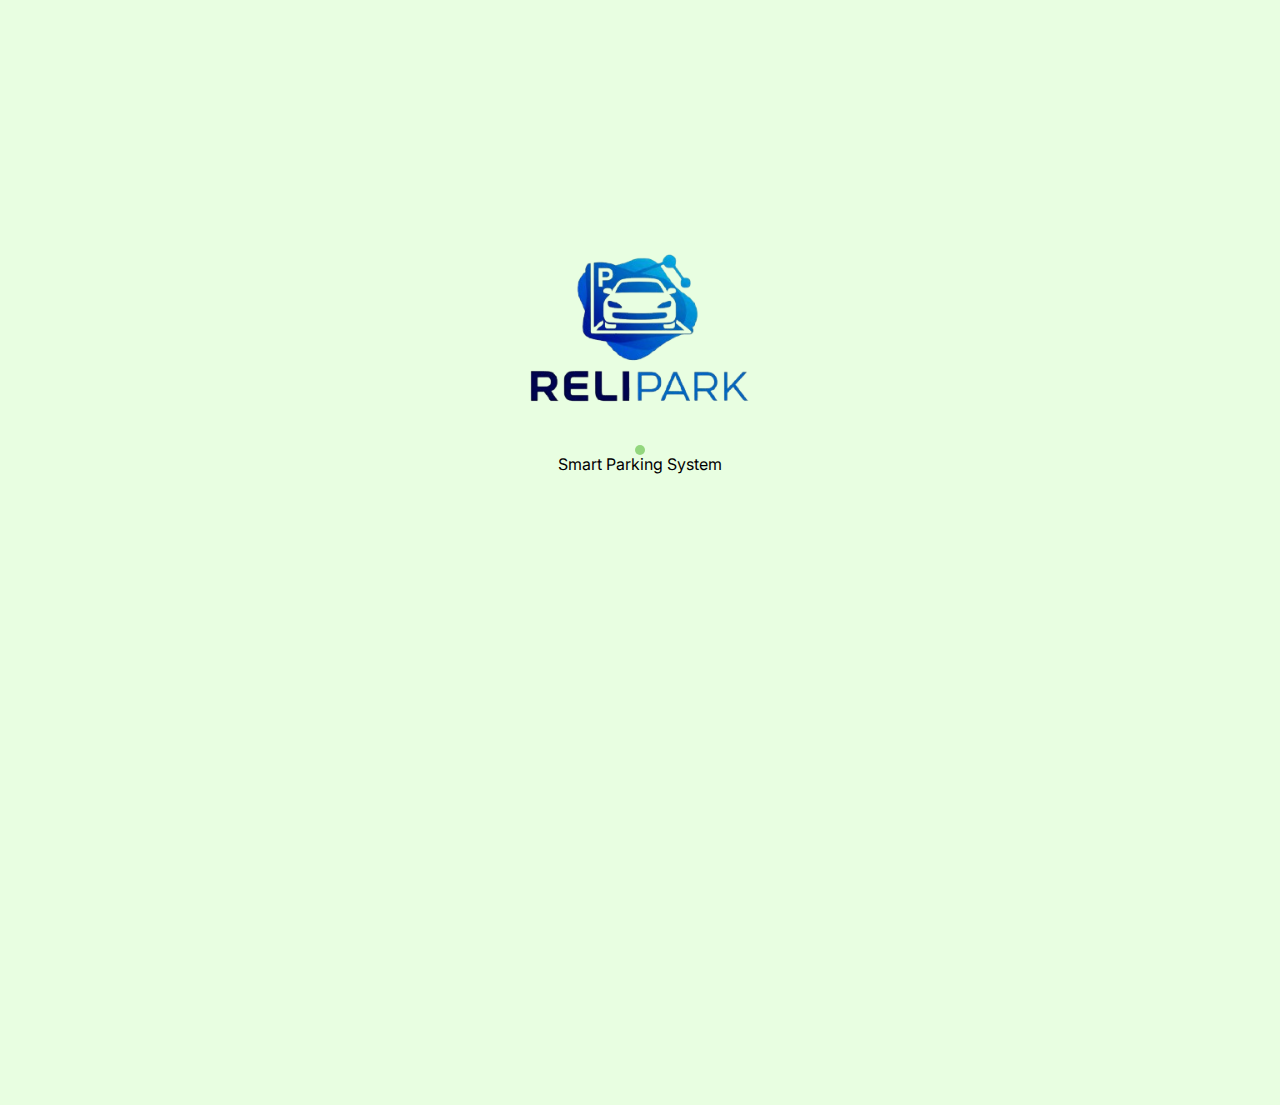
<file: index.html>
<!DOCTYPE html>
<html lang="en">
<head>
  <meta charset="UTF-8" />
  <meta name="viewport" content="width=device-width, initial-scale=1.0, maximum-scale=1.0, user-scalable=no">
  <title>Intro Demo</title>
  <link href="https://fonts.googleapis.com/css2?family=Inter&display=swap" rel="stylesheet" />
  <link rel="stylesheet" href="css/main_style.css" />
  <style>
    html {
      touch-action: manipulation;
      -webkit-text-size-adjust: 100%;
      text-size-adjust: 100%;
    }
    body {
      overscroll-behavior-y: contain;
    }
    input, textarea {
      font-size: 16px; /* Quan trọng cho mobile */
    }
  </style>
</head>
<body>
    <div class="intro">
        <div class="circle" id="circle"></div>
        <img src="assets/images/logo.png" alt="logo_app" />
        <p>Smart Parking System</p>
    </div>

    <div class="info main-content">
        <img class="home" src="assets/images/home.png" alt="home">
        <div class="slider-container">
            <div class="slide active">
                <img src="assets/images/img1.png" alt="Đặt chỗ trước"/>
                <h2>Đặt chỗ trước</h2>
                <p>Giữ chỗ bãi đỗ từ xa, đảm bảo luôn có chỗ khi tới nơi</p>
            </div>
            <div class="slide">
                <img src="assets/images/img2.png" alt="Thay đổi linh hoạt"/>
                <h2>Thay đổi linh hoạt</h2>
                <p>Cho phép huỷ/đổi miễn phí trong thời gian quy định</p>
            </div>
            <div class="slide">
                <img src="assets/images/img3.png" alt="Lịch sử đỗ xe"/>
                <h2>Quản lý lịch sử đỗ xe</h2>
                <p>Xem lại các lần đặt chỗ, thời gian, chi phí nhanh chóng</p>
            </div>
            <div class="slide">
                <img src="assets/images/img4.png" alt="Minh bạch giá cả"/>
                <h2>Minh bạch giá cả</h2>
                <p>Hiển thị rõ ràng giá đỗ theo giờ, ngày, loại xe</p>
            </div>
            </div>
            
        <div class="controls">
            <div class="dots" id="dots"></div>
            <button onclick="nextSlide()">Tiếp tục</button> <br>
            <button class="prev" onclick="prevSlide()">←</button>
        </div>
    </div>
    <script src="js/script.js"></script>
</body>
</html>
</file>
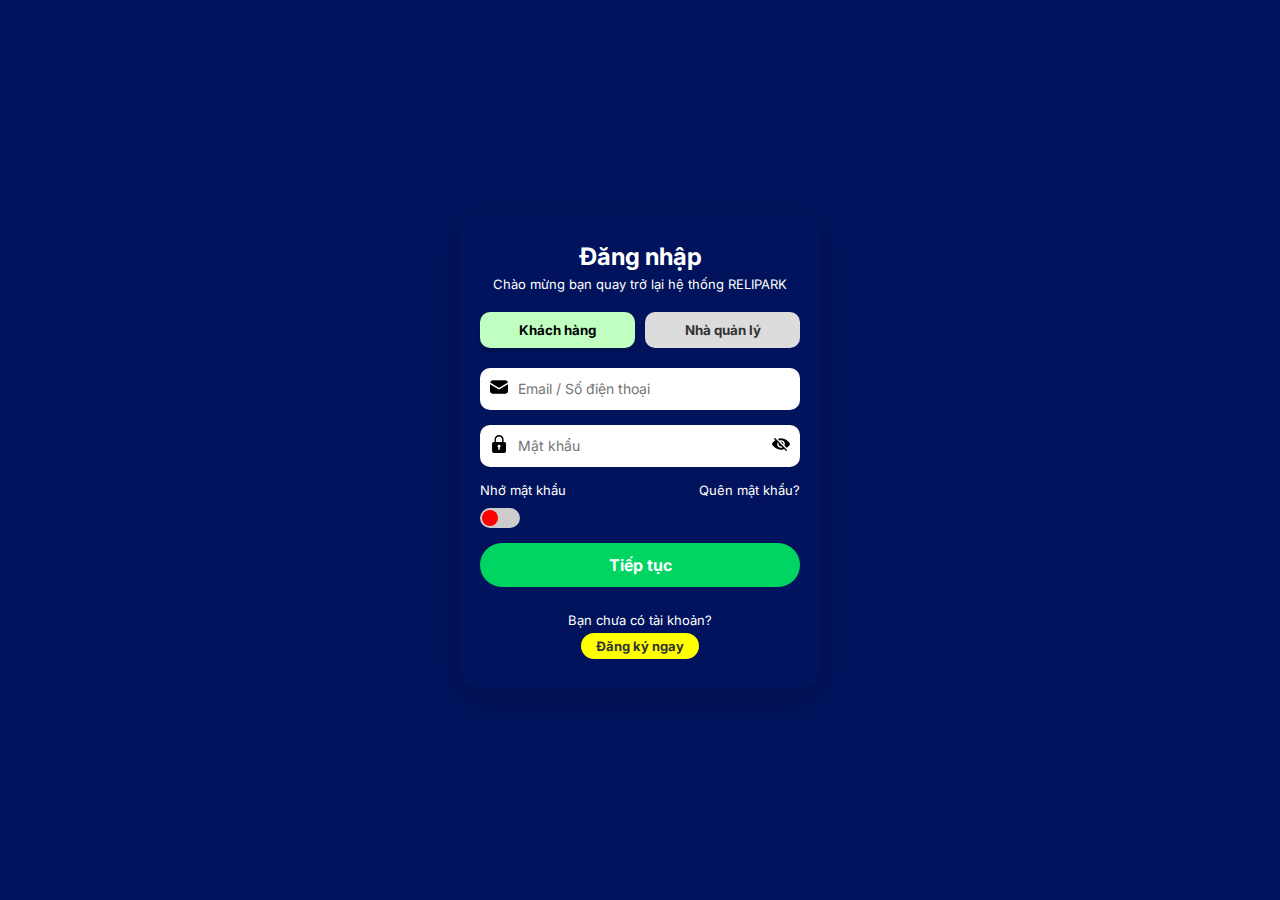
<file: login_register.html>
<!DOCTYPE html>
<html lang="vi">
<head>
  <meta charset="UTF-8">
  <meta name="viewport" content="width=device-width, initial-scale=1.0, maximum-scale=1.0, user-scalable=no">
  <title>Relipark Đăng nhập / Đăng ký</title>
  <link href="https://fonts.googleapis.com/css2?family=Inter:wght@400;600;700&display=swap" rel="stylesheet">
  <link rel="stylesheet" href="css/form.css">
</head>
<body>
  <div class="container" id="formContainer">
    <h2 id="formTitle">Đăng nhập</h2>
    <p class="subtext" id="formSubtitle">Chào mừng bạn quay trở lại hệ thống RELIPARK</p>

    <div class="tabs">
      <button id="userBtn" class="active">Khách hàng</button>
      <button id="adminBtn" class="inactive">Nhà quản lý</button>
    </div>

    <div id="loginForm">
      <div class="form-group">
        <span><img src="assets/images/email.png"></span>
        <input type="text" id="username" placeholder="Email / Số điện thoại">
      </div>
      <div class="form-group">
        <span><img src="assets/images/padlock.png"></span>
        <input type="password" id="password" placeholder="Mật khẩu">
        <span><img src="assets/images/hidden.png"></span>
      </div>
      <div class="form-options">
        <span>Nhớ mật khẩu</span>
        <span>Quên mật khẩu?</span>
      </div>
      <div class="toggle-switch" id="rememberToggle"></div>
      <button class="submit-btn" onclick="handleLogin()">Tiếp tục</button>
      <div class="switch-link">
        Bạn chưa có tài khoản?<br>
        <a href="#" onclick="switchForm('register')">Đăng ký ngay</a>
      </div>
    </div>

    <div id="registerForm" class="hidden">
      <div class="form-group"><span><img src="assets/images/user.png"></span><input type="text" placeholder="Họ và Tên"></div>
      <div class="form-group"><span><img src="assets/images/email.png"></span><input type="email" placeholder="Email"></div>
      <div class="form-group"><span><img src="assets/images/phone_call.png"></span><input type="tel" placeholder="Số điện thoại"></div>
      <div class="form-group"><span><img src="assets/images/padlock.png"></span><input type="password" placeholder="Mật khẩu"><span><img src="assets/images/hidden.png"></span></div>
      <div class="form-group"><span><img src="assets/images/license-plate.png"></span><input type="text" placeholder="Biển số xe"></div>
      <button class="submit-btn">Tiếp tục</button>
      <div class="switch-link">
        Bạn đã có tài khoản? Đăng nhập ngay!
        <a href="#" onclick="switchForm('login')">Đăng nhập ngay</a>
      </div>
    </div>
  </div>

  <script src="js/login_gister.js"></script>
</body>
</html>
</file>
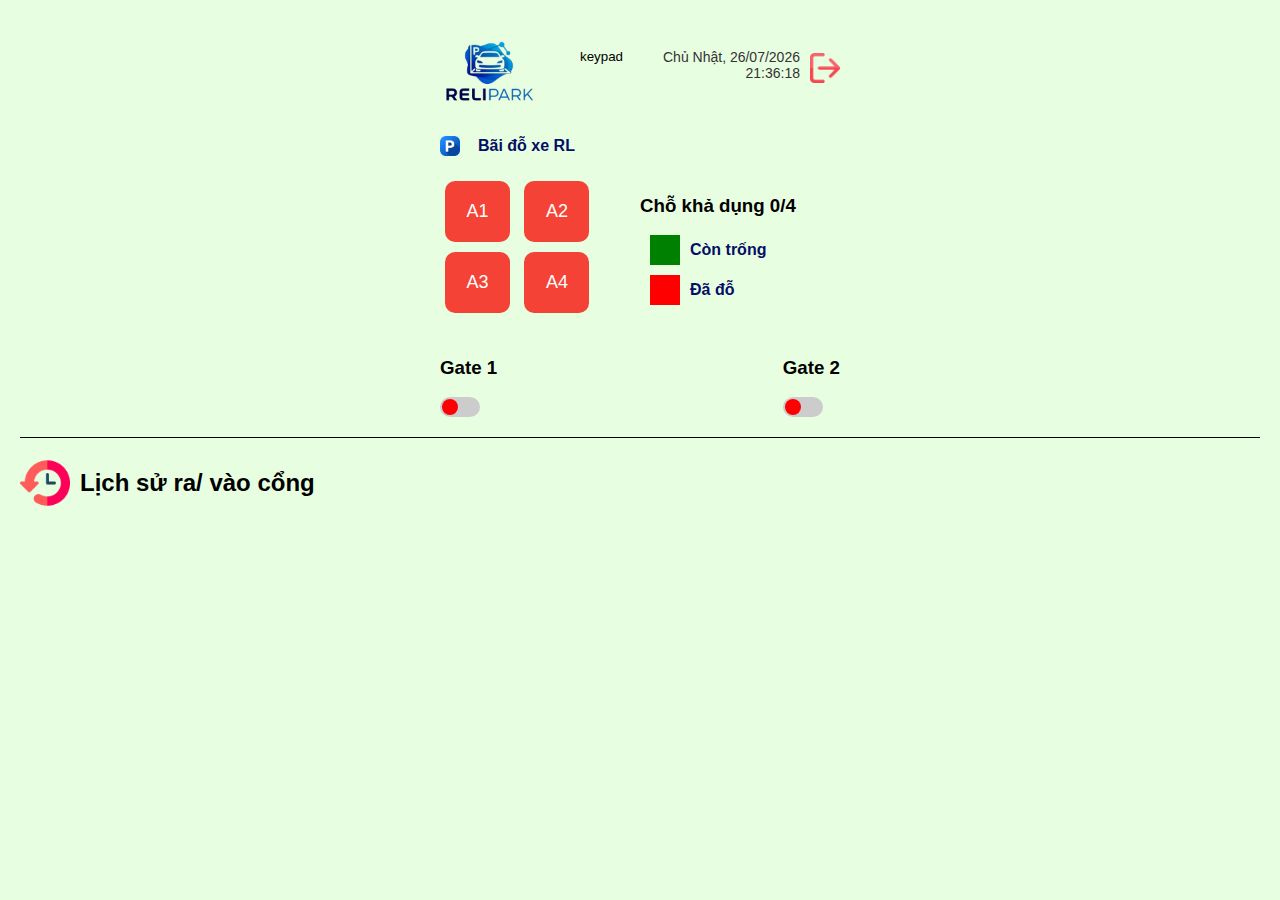
<file: manager.html>
<!DOCTYPE html>
<html lang="en">
<head>
  <meta charset="UTF-8" />
  <meta name="viewport" content="width=device-width, initial-scale=1.0" />
  <title>RELI PARK</title>
  <link rel="stylesheet" href="css/manager.css">
</head>
<body>
  <div id="frame22" class="frame active">
    <div class="card">
        <div class="header">
            <img src="assets/images/logo.png" alt="">
            <button id="toggleButton">keypad</button>
            <div class="right_side">
                <div>
                    <div class="current-date" id="currentDate"></div>
                    <div class="current-time" id="currentTime"></div>
                </div>
                <a href="login_register.html"><img src="assets/images/logout.png" alt=""> </a>
            </div>  
        </div>
        <p><img src="assets/images/rho.png" alt=""> Bãi đỗ xe RL</p>
        <div class="slot">
          <div>
            <button onclick="">A1</button>
            <button>A2</button>
            <button>A3</button>
            <button>A4</button>
          </div>
          <div>
            <h3>Chỗ khả dụng 0/4</h3>
            <div class="item">
              <div style="width: 30px; height: 30px; background-color: green;"> </div> 
              <p>Còn trống</p>
            </div>
            <div class="item">
              <div style="width: 30px; height: 30px; background-color: red"> </div> 
              <p> Đã đỗ</p>
            </div>
          </div>
        </div>
        <div class="gate">
            <div>
                <h3>Gate 1</h3>
                <div class="toggle-switch" id="gate1"></div>
            </div>
            <div>
                <h3>Gate 2</h3>
                <div class="toggle-switch" id="gate2"> </div>
            </div>
        </div>
        </div>
    </div>
    <div class="history">
        <h2><img src="assets/images/history.png" alt="">Lịch sử ra/ vào cổng</h2>
    </div>

  <script src="js/manager.js"></script>
</body>
</html>
</file>
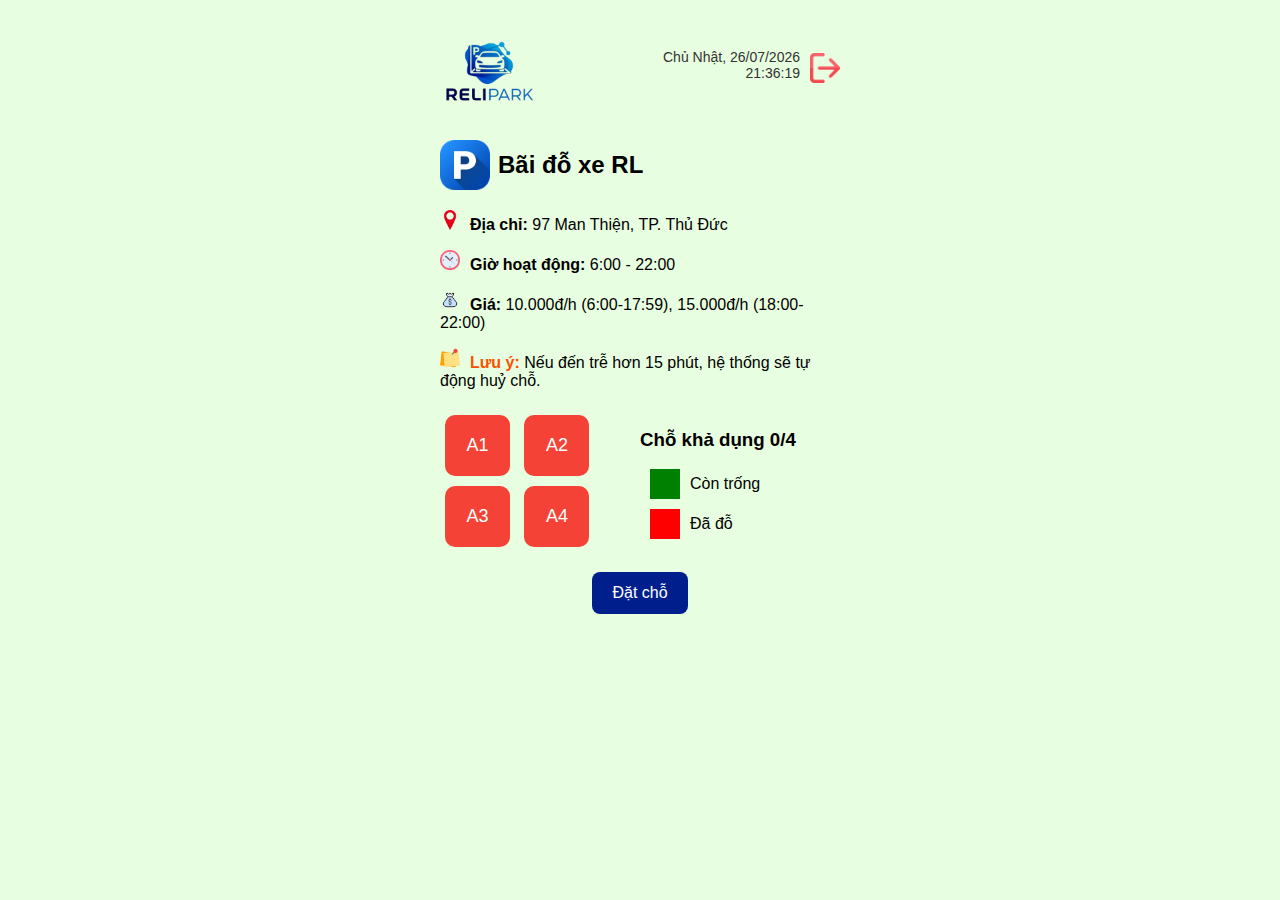
<file: user.html>
<!DOCTYPE html>
<html lang="en">
<head>
  <meta charset="UTF-8" />
  <meta name="viewport" content="width=device-width, initial-scale=1.0" />
  <title>RELI PARK</title>
  <link rel="stylesheet" href="css/user.css">
</head>
<body>
  <div id="frame22" class="frame active">
    <div class="card">
        <div class="header">
            <img src="assets/images/logo.png" alt="">
            <div class="right_side">
                <div>
                    <div class="current-date" id="currentDate"></div>
                    <div class="current-time" id="currentTime"></div>
                </div>
                <a href="login_register.html"><img src="assets/images/logout.png" alt=""> </a>
            </div>
        </div>
        <h2><img src="assets/images/rho.png" alt=""> Bãi đỗ xe RL</h2>
        <p><img src="assets/images/location.png" alt=""><strong>Địa chỉ:</strong> 97 Man Thiện, TP. Thủ Đức</p>
        <p><img src="assets/images/clock.png" alt=""><strong>Giờ hoạt động:</strong> 6:00 - 22:00</p>
        <p><img src="assets/images/money_bag.png" alt=""><strong>Giá:</strong> 10.000đ/h (6:00-17:59), 15.000đ/h (18:00-22:00)</p>
        <p><img src="assets/images/post_it.png" alt=""><strong style="color: rgb(253, 80, 0);">Lưu ý:</strong> Nếu đến trễ hơn 15 phút, hệ thống sẽ tự động huỷ chỗ.</p>
        <div class="slot">
          <div>
            <button onclick="">A1</button>
            <button>A2</button>
            <button>A3</button>
            <button>A4</button>
          </div>
          <div>
            <h3>Chỗ khả dụng 0/4</h3>
            <div class="item">
              <div style="width: 30px; height: 30px; background-color: green;"> </div> 
              <p>Còn trống</p>
            </div>
            <div class="item">
              <div style="width: 30px; height: 30px; background-color: red"> </div> 
              <p> Đã đỗ</p>
            </div>
          </div>


        </div>
      <button class="button primary" onclick="showFrame('frame24')">Đặt chỗ</button>
    </div>
  </div>

  <div id="frame24" class="frame">
    <div class="card2">
      <img src="assets/images/img1.png" alt="">
      <div class="form-group">
        <input type="text" placeholder="Giờ đến">
        <span><img src="assets/images/clock2.png"></span>
      </div>
      <div class="form-group">
        <input type="password" placeholder="Giờ đi">
        <span><img src="assets/images/clock2.png"></span>
      </div>
      <div>
        <p> Phí dự kiến:  0đ</p>
        <p class="innghieng"> (Phí có thể thay đổi tùy theo tình hình thực tế) </p>
      </div>
      <div class="form-group">
        <input type="password" placeholder="Vị trí">
        <span><img src="assets/images/location.png"></span>
      </div>
      <button onclick="showFrame('frame25')">Xác nhận</button>
    </div>
  </div>

  <div id="frame25" class="frame">
    <div class="card3">
      <img src="assets/images/logo.png" alt="">
      <p>Smart parking system</p>
      <div class="content">
        <h2>Xác nhận đặt chỗ</h2>
        <p><span><img src="assets/images/rho.png" alt=""></span><strong>Bãi đỗ xe RL</strong></p>
        <p><span><img src="assets/images/location.png" alt=""></span>97 Man Thiện, TP. Thủ Đức</p>
        <p><span><img src="assets/images/pin.png" alt=""></span><strong>Vị trí:</strong> <span id="finalPosition">A3</span></p>
        <p><span><img src="assets/images/clock.png" alt=""></span><strong>Thời gian:</strong> <span id="finalTime">20:00 - 22:00</span></p>
        <p><span><img src="assets/images/money.png" alt=""></span><strong>Chi phí:</strong> <span id="finalFee">30.000đ</span></p>
        <div class="note">
          <p>Nếu đến trễ hơn 15 phút, hệ thống sẽ tự động hủy chỗ.</p>
        </div>
        <div class="row">
          <button class="button" onclick="showFrame('frame22')">Hủy</button>
          <button class="button green">Xác nhận</button>
        </div>
      </div>
    </div>
  </div>

  <script src="js/user.js"></script>
</body>
</html>
</file>
<file: css/form.css>
* {
    margin: 0;
    padding: 0;
    box-sizing: border-box;
    font-family: 'Inter', sans-serif;
}

body {
    touch-action: manipulation; 
    background-color: #00135c;
    display: flex;
    align-items: center;
    justify-content: center;
    height: 100vh;
}

.container {
    width: 360px;
    border-radius: 20px;
    padding: 30px 20px;
    color: white;
    box-shadow: 0 10px 30px rgba(0,0,0,0.2);
    transition: 0.4s ease;
}

.tabs {
    display: flex;
    justify-content: center;
    margin-bottom: 20px;
    gap: 10px;
}

.tabs button {
    flex: 1;
    padding: 10px;
    border: none;
    border-radius: 10px;
    font-weight: bold;
    cursor: pointer;
    transition: 0.3s;
}

.tabs button.active {
    background-color: #c0ffc0;
    color: #000;
    box-shadow: 0 3px 5px rgba(0,0,0,0.2);
}

.tabs button.inactive {
    background-color: #dcdcdc;
    color: #333;
}

h2 {
    text-align: center;
    font-weight: 700;
    margin-bottom: 5px;
}

p.subtext {
    text-align: center;
    font-size: 13px;
    margin-bottom: 20px;
}

.form-group {
    background: white;
    border-radius: 10px;
    padding: 10px;
    margin-bottom: 15px;
    display: flex;
    align-items: center;
    gap: 10px;
    color: #333;
}

.form-group input {
    border: none;
    outline: none;
    flex: 1;
    font-size: 14px;
}

.form-options {
    display: flex;
    justify-content: space-between;
    font-size: 13px;
    margin-bottom: 10px;
}

.toggle-switch {
    width: 40px;
    height: 20px;
    background-color: #ccc;
    border-radius: 20px;
    position: relative;
    cursor: pointer;
}

.toggle-switch::before {
    content: "";
    width: 16px;
    height: 16px;
    background: red;
    border-radius: 50%;
    position: absolute;
    top: 2px;
    left: 2px;
    transition: 0.3s;
}

.toggle-switch.active::before {
    left: 22px;
    background: green;
}

.submit-btn {
    width: 100%;
    background: #00d562;
    border: none;
    border-radius: 30px;
    padding: 12px;
    color: white;
    font-size: 16px;
    font-weight: bold;
    margin: 15px 0;
    cursor: pointer;
}

.switch-link {
    text-align: center;
    font-size: 13px;
    margin-top: 10px;
}

.switch-link a {
    display: inline-block;
    background: yellow;
    padding: 5px 15px;
    border-radius: 15px;
    font-weight: bold;
    text-decoration: none;
    color: #333;
    margin-top: 5px;
}

.hidden {
    display: none;
}

span img {
    width: 18px;
}
</file>
<file: css/manager.css>
body {
    margin: 0;
    font-family: 'Poppins', sans-serif;
    background-color: #e8fee1;
}
.frame {
    display: none;
    flex-direction: column;
    align-items: center;
    padding: 20px;
}
.active {
    display: flex;
}
.card {
    background: none;
    border-radius: 20px;
    max-width: 400px;
    width: 100%;
}
.header {
    display: flex;
    justify-content: space-between;
    align-items: center;

}
.header img {
    width: 100px;
}
.right_side img {
    padding-left: 10px;
    width: 30px;
    height: 30px;
}

.current-time {
    text-align: right;
    font-size: 14px;
    color: #333;
    margin-bottom: 10px;
}
.slot {
    display: grid;
    grid-template-columns: repeat(2, 1fr);
    margin: 20px 0px;
}
.slot button {
    width: 65px;
    padding: 20px;
    margin: 5px;
    font-size: 18px;
    border: none;
    border-radius: 10px;
    background-color: #f44336;
    color: white;
    cursor: not-allowed;
}
.button {
    padding: 12px 20px;
    font-size: 16px;
    border-radius: 8px;
    cursor: pointer;
    border: none;
    margin-top: 10px;
}
.button.primary {
    background-color: #001f8d;
    color: white;
    display: flex;
}

.row {
    display: flex;
    justify-content: space-between;
    margin: 10px 0;
}
input {
    width: 100%;
    padding: 10px;
    margin-top: 5px;
    border-radius: 8px;
    border: 1px solid #ccc;
}
.note {
    background: #fff3cd;
    color: #856404;
    padding: 10px;
    border-radius: 5px;
    font-size: 14px;
    margin-top: 15px;
}
.current-time {
    text-align: right;
    font-size: 14px;
    color: #333;
    margin-bottom: 10px;
}
.current-date {
    text-align: right;
    font-size: 14px;
    color: #333;
}
.logout {
    position: absolute;
    top: 20px;
    right: 20px;
    background: transparent;
    border: none;
    font-size: 18px;
    color: red;
    cursor: pointer;
}

.right_side {
    display: flex;
    justify-content: space-between;
    align-items: center;
}

.card h2 img {
    width: 50px;
}

.card p {
    color: rgb(4, 14, 101);
    font-weight: bold;
    display: flex;
    align-items: center;
    gap: 8px;
}
p img {
    width: 20px;
    margin-right: 10px;
}

.card .button.primary {
    margin: auto;
    align-items: center;
}
.item {
    display: flex;
    gap: 10px;
    text-align: center;
    margin: 10px;
}
.item p {
    margin: auto;
    margin-left: 0px;
}



.header button {
    border: none;
    background-color: rgba(0, 0, 0, 0);
    color: black;
    margin-top: -28px;
}

.toggle-switch {
    width: 40px;
    height: 20px;
    background-color: #ccc;
    border-radius: 20px;
    position: relative;
    cursor: pointer;
}

.toggle-switch::before {
    content: "";
    width: 16px;
    height: 16px;
    background: red;
    border-radius: 50%;
    position: absolute;
    top: 2px;
    left: 2px;
    transition: 0.3s;
}

.toggle-switch.active::before {
    left: 22px;
    background: green;
}


.gate {
    display: flex;
    justify-content: space-between;
}

.history {
    margin: 0px 20px;
    border-top: 1px solid black;  
}
.history h2 {
    display: flex;
    align-items: center;
}
.history img {
    width: 50px;
    margin-right: 10px;
}
</file>
<file: css/user.css>
body {
    margin: 0;
    font-family: 'Poppins', sans-serif;
    background-color: #e8fee1;
}
.frame {
    display: none;
    flex-direction: column;
    align-items: center;
    padding: 20px;
}
.active {
    display: flex;
}
.card {
    background: none;
    border-radius: 20px;
    max-width: 400px;
    width: 100%;
}
.header {
    display: flex;
    justify-content: space-between;
    align-items: center;

}
.header img {
    width: 100px;
}
.right_side img {
    padding-left: 10px;
    width: 30px;
    height: 30px;
}

.current-time {
    text-align: right;
    font-size: 14px;
    color: #333;
    margin-bottom: 10px;
}
.slot {
    display: grid;
    grid-template-columns: repeat(2, 1fr);
    margin: 20px 0px;
}
.slot button {
    width: 65px;
    padding: 20px;
    margin: 5px;
    font-size: 18px;
    border: none;
    border-radius: 10px;
    background-color: #f44336;
    color: white;
    cursor: not-allowed;
}
.button {
    padding: 12px 20px;
    font-size: 16px;
    border-radius: 8px;
    cursor: pointer;
    border: none;
    margin-top: 10px;
}
.button.primary {
    background-color: #001f8d;
    color: white;
    display: flex;
}

.row {
    display: flex;
    justify-content: space-between;
    margin: 10px 0;
}
input {
    width: 100%;
    padding: 10px;
    margin-top: 5px;
    border-radius: 8px;
    border: 1px solid #ccc;
}
.note {
    background: #fff3cd;
    color: #856404;
    padding: 10px;
    border-radius: 5px;
    font-size: 14px;
    margin-top: 15px;
}
.current-time {
    text-align: right;
    font-size: 14px;
    color: #333;
    margin-bottom: 10px;
}
.current-date {
    text-align: right;
    font-size: 14px;
    color: #333;
}
.logout {
    position: absolute;
    top: 20px;
    right: 20px;
    background: transparent;
    border: none;
    font-size: 18px;
    color: red;
    cursor: pointer;
}

.right_side {
    display: flex;
    justify-content: space-between;
    align-items: center;
}

.card h2 img {
    width: 50px;
}

.card h2 {
    display: flex;
    align-items: center;
    gap: 8px;
}
p img {
    width: 20px;
    margin-right: 10px;
}

.card .button.primary {
    margin: auto;
    align-items: center;
}
.item {
    display: flex;
    gap: 10px;
    text-align: center;
    margin: 10px;
}
.item p {
    margin: auto;
    margin-left: 0px;
}




/* CSS cho frame24 - Trang đăng nhập */
.card2 {
  border-radius: 15px;
  padding: 30px;
  text-align: center;
}

.card2 img {
  width: 200px;
  margin-top: -30px;
}

.form-group {
  position: relative;
  margin-bottom: 10px;
}

.form-group input {
  width: 100%;
  padding: 15px 15px 15px 40px;
  border: 1px solid #ddd;
  border-radius: 25px;
  font-size: 16px;
  box-sizing: border-box;
}

.form-group span {
  position: absolute;
  right: 15px;
  top: 50%;
  transform: translateY(-50%);
}

.form-group span img {
  width: 20px;
  height: 20px;
  margin: 0;
}

/* CSS cho frame25 - Xác nhận đặt chỗ */
.card2 h2 {
  color: #333;
  margin-bottom: 20px;
}

.card2 p {
  margin-bottom: 10px;
  text-align: left;
  display: block;
}

.card2 p strong {
  color: #333;
}

.note {
  background-color: #FFF3E0;
  padding: 15px;
  border-radius: 10px;
  margin: 20px 0;
  color: #E65100;
  text-align: left;
}

.row {
  display: flex;
  justify-content: space-between;
  margin: 30px ;
}


.innghieng {
    font-size: 14px;
    font-style: italic;
}

.card2 button {
    color: white;
    background-color: #4CAF50;
    border-radius: 27px;
    padding: 10px 20px;
    font-size: 25px;


}

/* card 3 */

.card3 {
    align-items: center;
    text-align: center;
}

.card3 img {
    width: 200px;
    margin-bottom: 0px;
}

.card3 .content {
    background-color: white;
    width: 100%;
    border-radius: 20px 20px 0px 0px;
    padding-bottom: 50px;

}

.content h2 {
    color: white;
    background-color: #020E69;
    padding: 20px;
    border-radius: 20px 20px 0px 0px;
    font-style: italic;
}
.content p {
    text-align: left;
    padding-left: 20px;
}

.content img {
    width: 20px;
}
.note p {
    margin: 10px 2px;
}

.row button{
    width: 120px;
    background-color: white;
    border-color: #333;
}

.row button:first-child {
    border: 1px solid red;
    color: red;
}

.row button:last-child {
    border: 1px solid green;
}
</file>
<file: css/main_style.css>
/* Reset */
* {
  margin: 0;
  padding: 0;
  box-sizing: border-box;
  -webkit-touch-callout: none; /* Ngăn menu context trên iOS */
  -webkit-user-select: none;   /* Ngăn chọn text */
  user-select: none;
}

html, body {
  
  height: 100%;
  overflow: hidden;
  background-color: #e8fee1;
  font-family: 'Inter', sans-serif;
  position: relative;
  touch-action: manipulation; 
}

/* ========== Intro Splash Circle ========== */
.circle {
  position: absolute;
  top: 50%;
  left: 50%;
  width: 10px;
  height: 10px;
  background-color: #93d77e;
  border-radius: 50%;
  transform: translate(-50%, -50%);
  z-index: 1;
  animation: expand 3s ease-out forwards;
}

@keyframes expand {
  0% {
    width: 10px;
    height: 10px;
    opacity: 1;
  }
  100% {
    width: 3000px;
    height: 3000px;
    opacity: 0;
  }
}

.intro {
  animation: vanish 3s forwards;
  text-align: center;
}
.intro img {
  margin-top: 200px;
  width: 250px;
}
.intro p {
  font-family: 'Inter', sans-serif;
}

/* vanish = ẩn intro */
@keyframes vanish {
  0% { opacity: 1; }
  100% { opacity: 0; visibility: hidden; }
}

/* ========== Main Content ========== */
.main-content {
  opacity: 0;
}
.main-content.visible {
  opacity: 1;
  transform: translateY(20px);
  transition: opacity 0.5s ease, transform 0.5s ease;
}

/* ========== Info Layout ========== */
.info {
  width: 100%;
  max-width: 390px;
  margin: 0 auto;
  background: #e3ffe3;
  border-radius: 30px;
  padding: 10px;
  position: relative;
  display: flex;
  flex-direction: column;
  align-items: center;
  justify-content: space-between;
  box-sizing: border-box;
  text-align: center;
}

/* Icon home bên trái */
.home {
  align-self: flex-start;
  margin-left: 10px;
}

/* Loại bỏ dấu chấm trước li */
.slide img {
  width: 200px;
  margin: 0 auto;
  display: block;
}

/* Tiêu đề + mô tả */
.info h2 {
  font-family: 'Poppins', sans-serif;
  font-weight: bold;
  font-size: 30px;
  margin: 10px 0;
}
.info p {
  font-family: 'Poppins', sans-serif;
  font-size: 18px;
  width: 250px;
  margin: 10px auto;
}

/* ========== Progress Indicator ========== */
.progress-indicator {
  display: flex;
  align-items: center;
  gap: 5px;
  margin: 30px 0;
}
.bar {
  width: 60px;
  height: 12px;
  background: #00135c;
  border-radius: 10px;
}
.dot {
  width: 12px;
  height: 12px;
  background: #00135c;
  border-radius: 10px;
}

/* ========== Button & Arrow ========== */
.next-button {
  background: #00d562;
  color: white;
  font-weight: 600;
  font-size: 16px;
  padding: 14px 40px;
  border: none;
  border-radius: 30px;
  box-shadow: 0 3px 6px rgba(0, 0, 0, 0.2);
  margin-bottom: 30px;
  cursor: pointer;
}
.back-arrow {
  font-size: 24px;
  color: #00135c;
  margin-bottom: 20px;
  cursor: pointer;
}

.nav-tabs li a {
  display: block;
  padding: 6px 10px;
  text-decoration: none;
  position: relative;
  color: #000;
}

.nav-tabs li a::after {
  content: "";
  height:  3px;
  width: 100%;
  position: absolute;
  left: 0px;
  bottom: -3px;
  background: transparent;
}

.nav-tabs li.active a::after, .nav-tabs li:hover a::after {
  background: #e74c3c;
}

.slide {
  display: none;
  flex-direction: column;
  align-items: center;
}

.slide.active {
  display: flex;


}

.slide img {
  width: 200px;
}

.slide h2 {
  color: #003366;
  margin-bottom: 10px;
}

.slide p {
  color: #333;
  font-size: 18px;
}

.controls {
  justify-content: space-between;
  align-items: center;
  margin-top: 20px;
}

.controls button {
  width: 120px;
  height: 50px;
  background-color: #00cc66;
  border: none;
  margin: 10px auto;
  padding: 10px 16px;
  border-radius: 25px;
  color: white;
  cursor: pointer;
  font-weight: bold;
  font-size: 18px;
  transition: 0.2s;
}

.controls .prev {
  background: none;
  color: #000;
}

.dots {
  height: 10px;
  display: flex;
  gap: 5px;
  border-radius: 5px; 
  
}
.dot.active {
  width: 65px;
}
/* .slide.active {
  opacity: 1;
  transition: opacity 0.5s ease-in-out;
} */
.dot:not(.active) {
  width: 12px;
}
</file>
